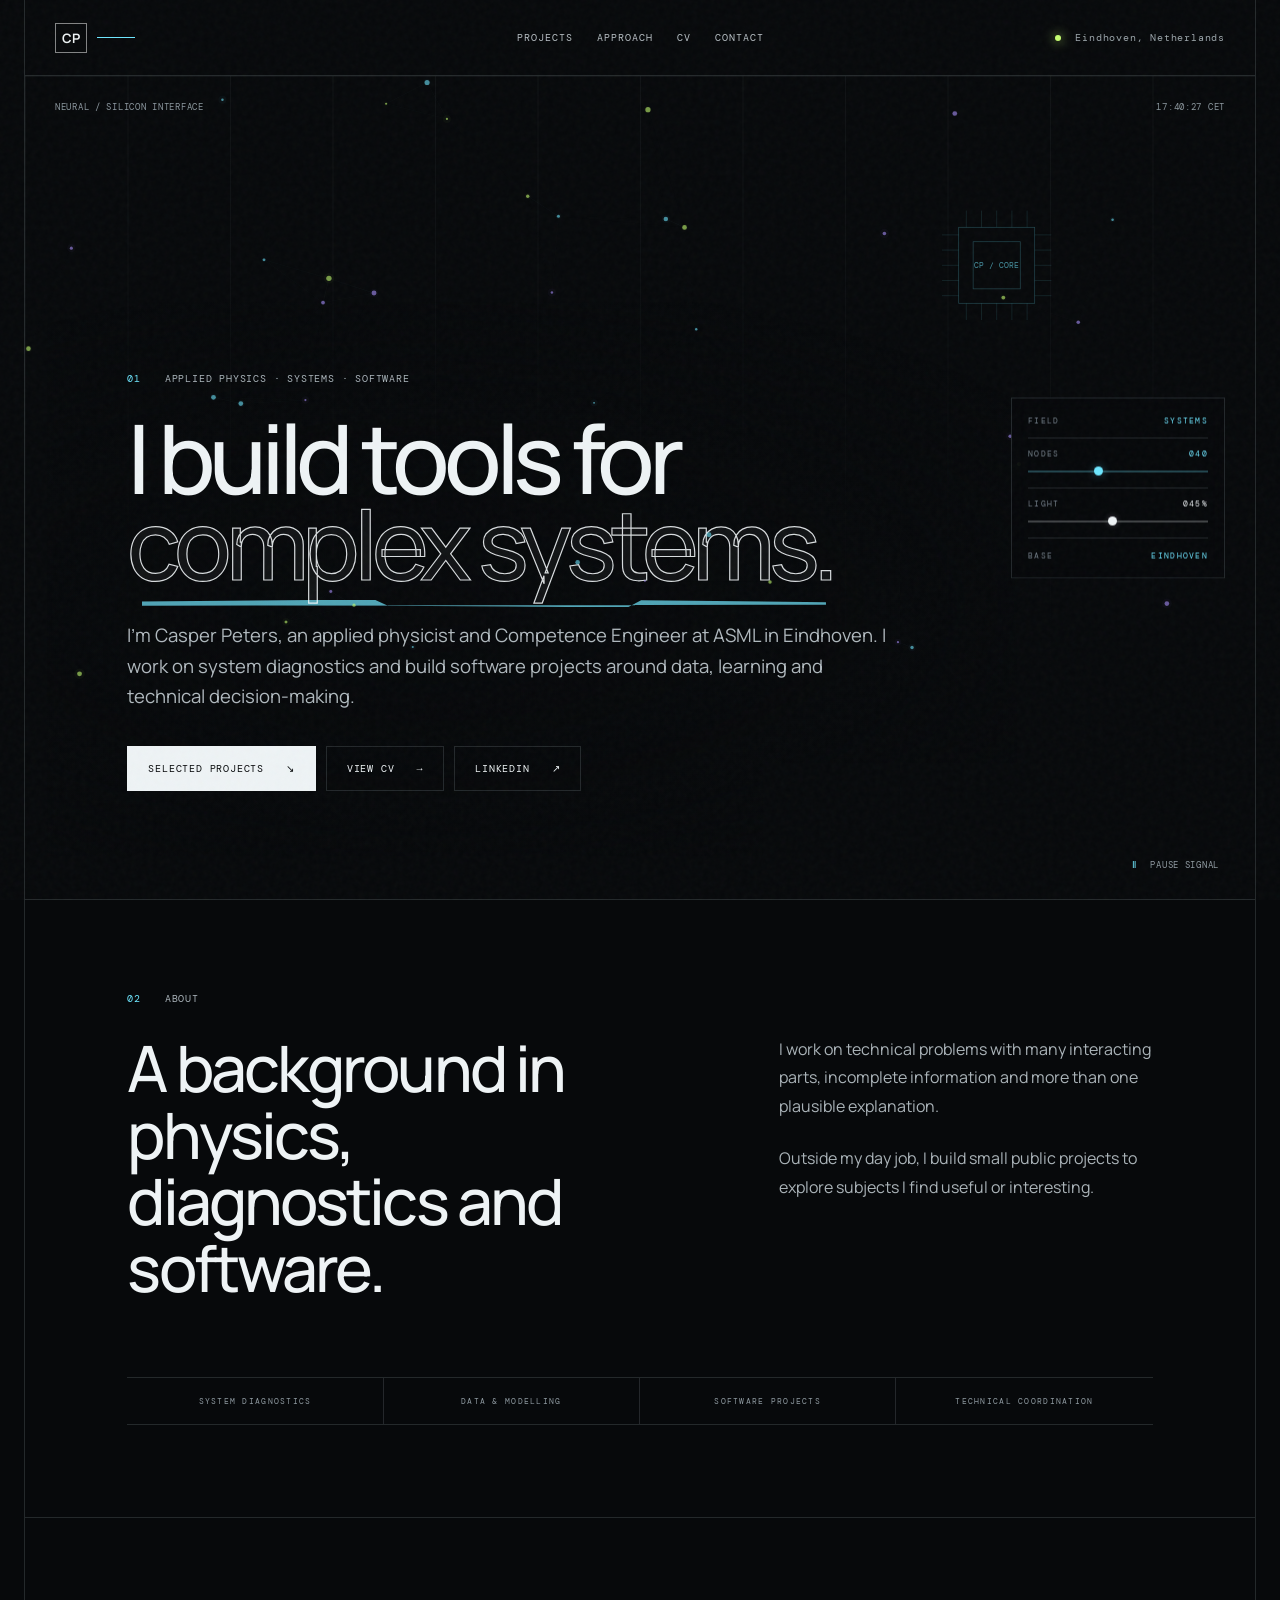
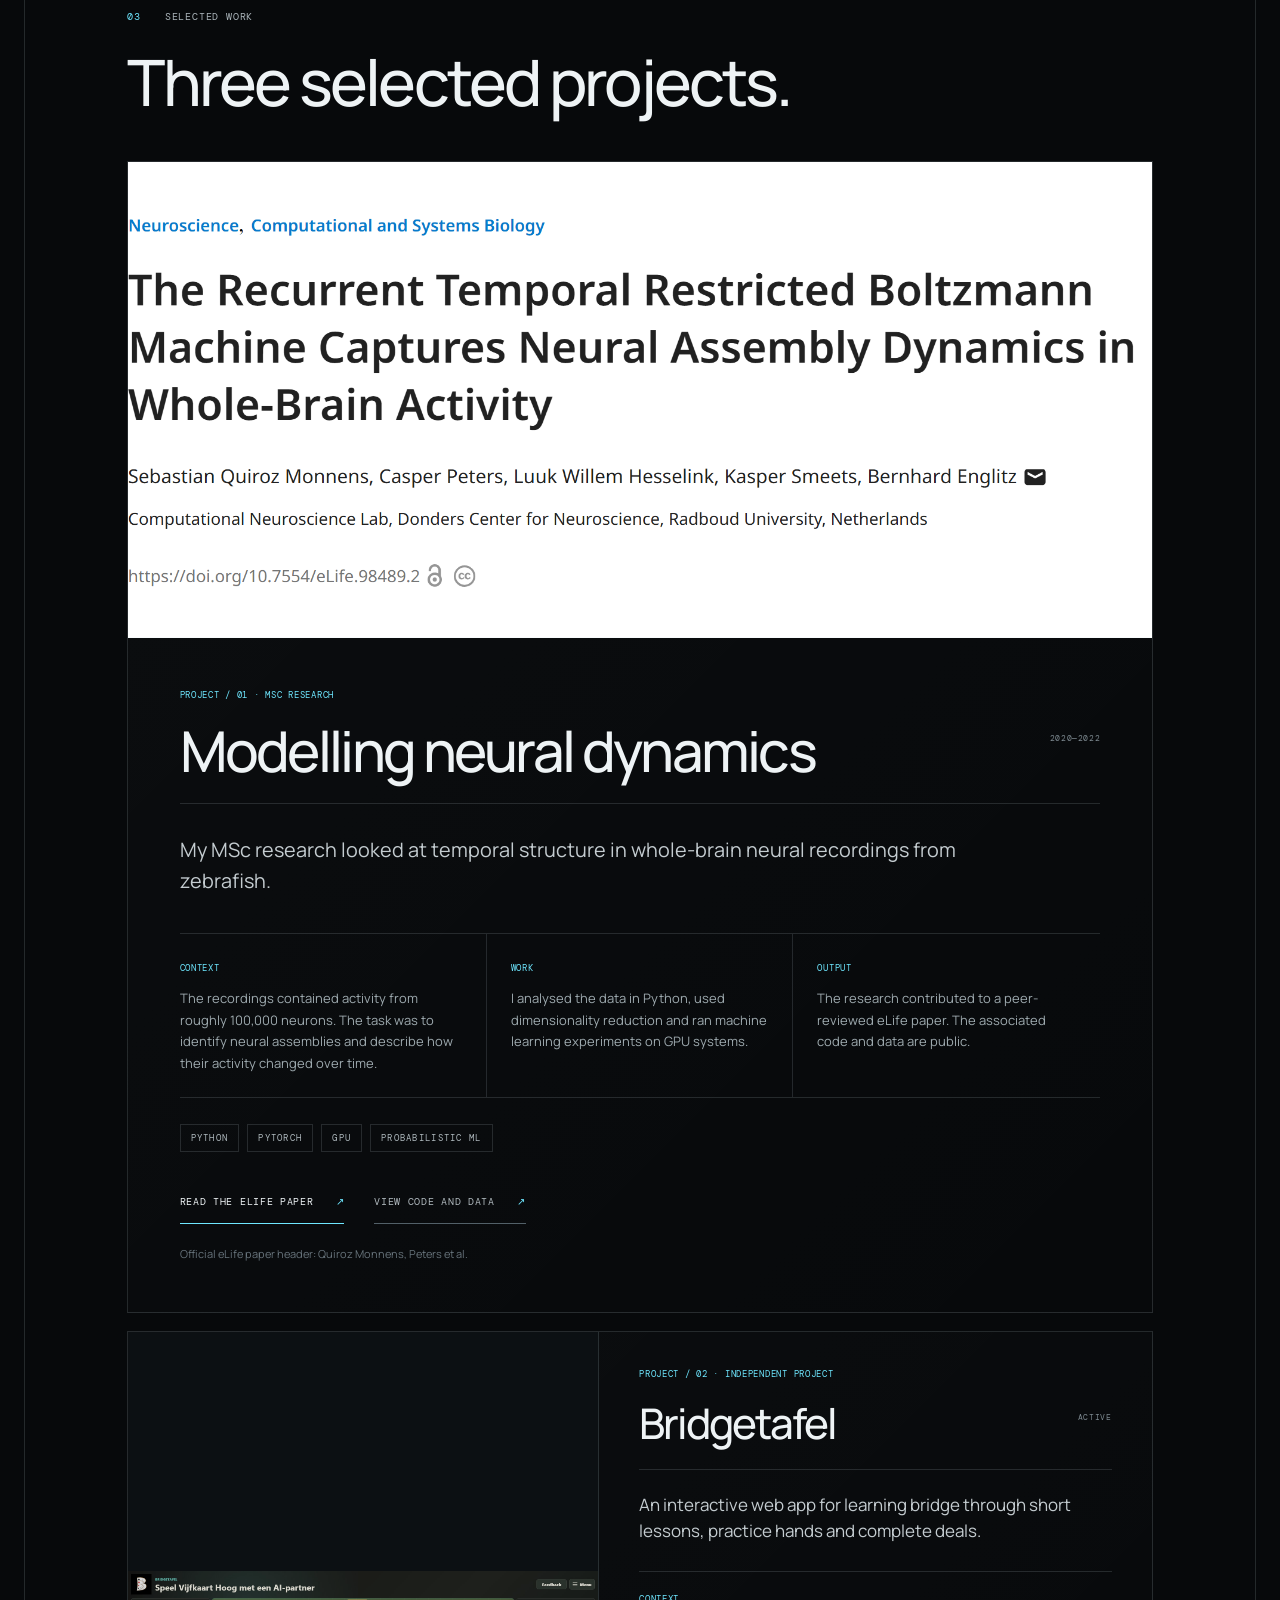
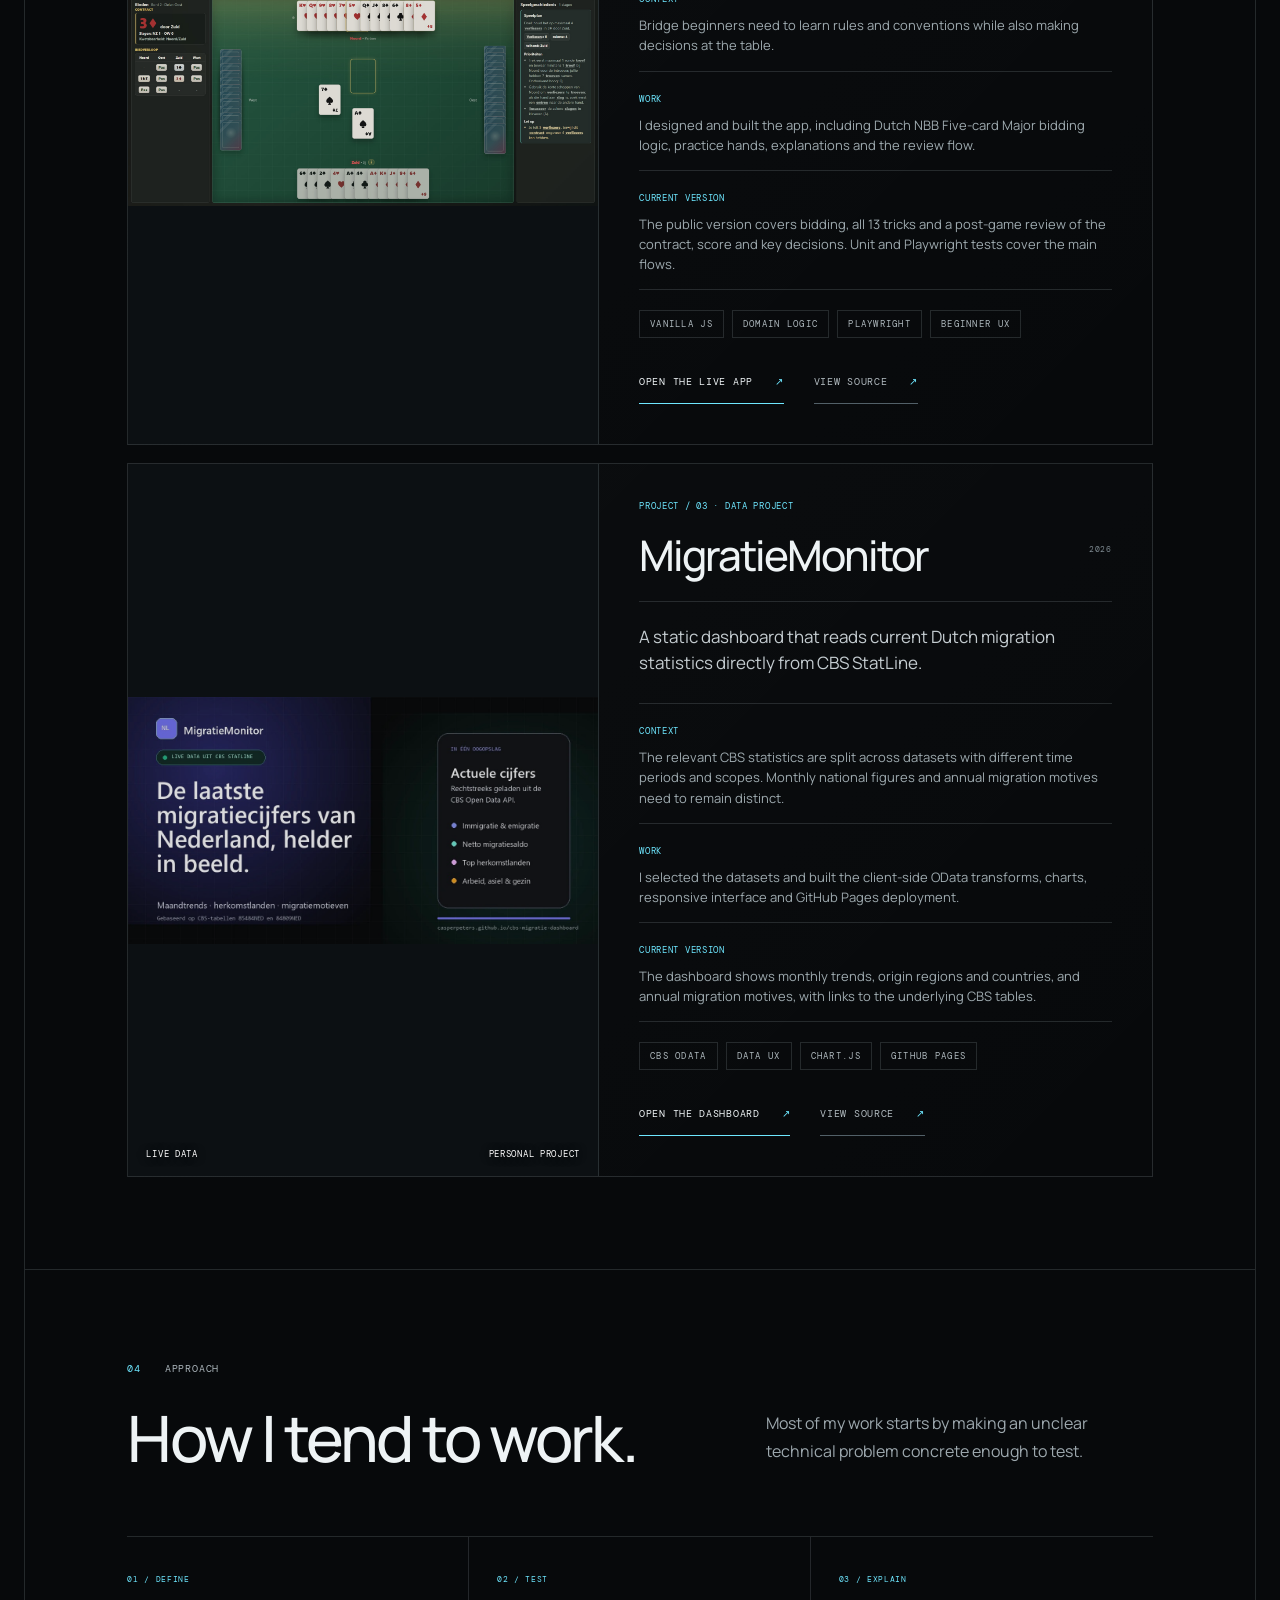
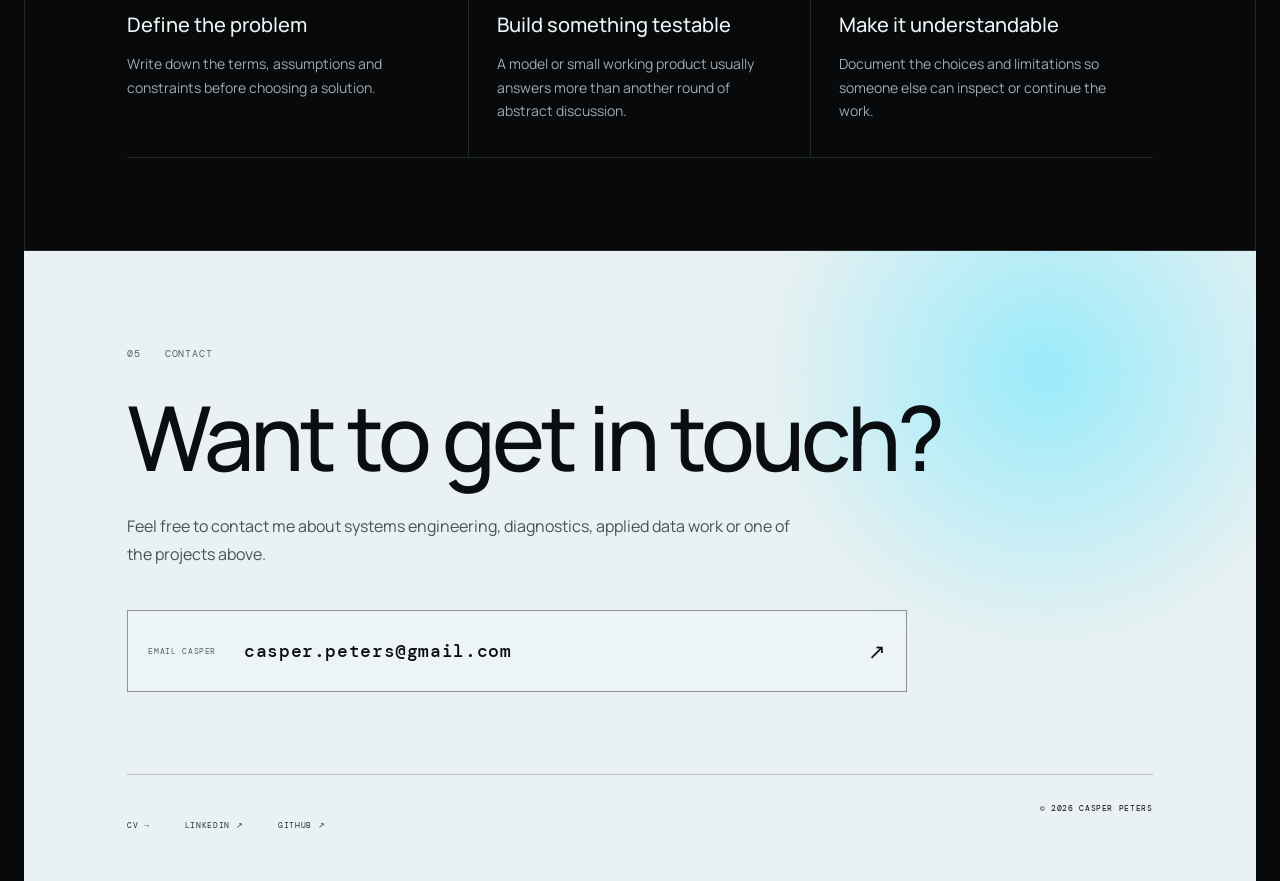
<file: index.html>
<!doctype html>
<html lang="en">
<head>
  <meta charset="UTF-8" />
  <meta name="viewport" content="width=device-width, initial-scale=1.0" />
  <meta name="description" content="Portfolio of Casper Peters, an applied physicist and systems engineer based in Eindhoven." />
  <meta name="theme-color" content="#07090b" />
  <meta property="og:type" content="website" />
  <meta property="og:locale" content="en_GB" />
  <meta property="og:url" content="https://casperpeters.github.io/cp-neural-portfolio/" />
  <meta property="og:title" content="Casper Peters — applied physics, systems and software" />
  <meta property="og:description" content="Selected work in neurophysics, learning software and public data." />
  <meta property="og:image" content="https://casperpeters.github.io/cp-neural-portfolio/assets/og-cover.jpg" />
  <meta property="og:image:width" content="1200" />
  <meta property="og:image:height" content="630" />
  <meta property="og:image:alt" content="Portfolio of Casper Peters" />
  <meta name="twitter:card" content="summary_large_image" />
  <meta name="twitter:image" content="https://casperpeters.github.io/cp-neural-portfolio/assets/og-cover.jpg" />
  <link rel="canonical" href="https://casperpeters.github.io/cp-neural-portfolio/" />
  <title>Casper Peters — applied physics, systems and software</title>
  <link rel="preconnect" href="https://fonts.googleapis.com">
  <link rel="preconnect" href="https://fonts.gstatic.com" crossorigin>
  <link href="https://fonts.googleapis.com/css2?family=DM+Mono:wght@300;400;500&family=Manrope:wght@400;500;600;700&display=swap" rel="stylesheet">
  <link rel="stylesheet" href="styles.css" />
</head>
<body>
  <a class="skip-link" href="#work">Skip to selected projects</a>
  <div class="grain" aria-hidden="true"></div>

  <header class="topbar shell">
    <a class="mark" href="#top" aria-label="Back to top"><span>CP</span><i></i></a>
    <nav aria-label="Main navigation">
      <a href="#work">Projects</a>
      <a href="#approach">Approach</a>
      <a href="cv/">CV</a>
      <a href="#contact">Contact</a>
    </nav>
    <div class="status"><span></span> Eindhoven, Netherlands</div>
  </header>

  <main id="top">
    <section class="hero shell">
      <canvas id="neural-canvas" aria-hidden="true"></canvas>
      <div class="hero-grid" aria-hidden="true"></div>

      <div class="signal-legend mono">
        <span>NEURAL / SILICON INTERFACE</span>
        <span id="clock">00:00:00 CET</span>
      </div>

      <div class="hero-copy">
        <p class="eyebrow mono"><span>01</span> APPLIED PHYSICS · SYSTEMS · SOFTWARE</p>
        <h1>I build tools for<br><em>complex systems.</em></h1>
        <p class="intro">I'm Casper Peters, an applied physicist and Competence Engineer at ASML in Eindhoven. I work on system diagnostics and build software projects around data, learning and technical decision-making.</p>
        <div class="hero-actions">
          <a class="button primary" href="#work">Selected projects <span>↘</span></a>
          <a class="button ghost" href="cv/">View CV <span>→</span></a>
          <a class="button ghost" href="https://www.linkedin.com/in/casper-peters-a29796209" target="_blank" rel="noreferrer">LinkedIn <span>↗</span></a>
        </div>
      </div>

      <aside class="telemetry mono" aria-label="Profile summary">
        <div class="telemetry-row"><span>FIELD</span><b>SYSTEMS</b></div>
        <label class="telemetry-control" for="node-slider">
          <span class="telemetry-control-head"><span>NODES</span><output id="node-count" for="node-slider">040</output></span>
          <input id="node-slider" type="range" min="20" max="72" value="40" step="1" aria-label="Number of nodes" />
        </label>
        <label class="telemetry-control intensity-control" for="intensity-slider">
          <span class="telemetry-control-head"><span>LIGHT</span><output id="intensity-value" for="intensity-slider">045%</output></span>
          <input id="intensity-slider" type="range" min="10" max="85" value="45" step="1" aria-label="Signal light intensity" />
        </label>
        <div class="telemetry-row"><span>BASE</span><b>EINDHOVEN</b></div>
      </aside>

      <button class="motion-toggle mono" id="motion-toggle" type="button" aria-pressed="false">
        <span class="toggle-icon">Ⅱ</span> PAUSE SIGNAL
      </button>
    </section>

    <section class="statement shell" id="about">
      <p class="section-tag mono"><span>02</span> ABOUT</p>
      <div class="statement-grid">
        <h2>A background in physics, diagnostics and software.</h2>
        <div class="body-copy">
          <p>I work on technical problems with many interacting parts, incomplete information and more than one plausible explanation.</p>
          <p>Outside my day job, I build small public projects to explore subjects I find useful or interesting.</p>
        </div>
      </div>
      <div class="capabilities mono" aria-label="Areas of work">
        <span>SYSTEM DIAGNOSTICS</span>
        <span>DATA & MODELLING</span>
        <span>SOFTWARE PROJECTS</span>
        <span>TECHNICAL COORDINATION</span>
      </div>
    </section>

    <section class="work shell" id="work">
      <div class="section-head">
        <div>
          <p class="section-tag mono"><span>03</span> SELECTED WORK</p>
          <h2>Three selected projects.</h2>
        </div>
      </div>

      <article class="case case-featured" id="neurophysics">
        <div class="case-visual paper-visual">
          <a class="paper-header-link" href="https://elifesciences.org/articles/98489" target="_blank" rel="noreferrer" aria-label="Read the official eLife paper">
            <img src="assets/projects/neurophysics-paper-header.png" alt="Official eLife paper header with the article title, author list including Casper Peters, affiliation and DOI" width="1716" height="654">
          </a>
        </div>
        <div class="case-content">
          <div class="case-index mono">PROJECT / 01 · MSc RESEARCH</div>
          <div class="case-title-row">
            <h3>Modelling neural dynamics</h3>
            <span class="case-year mono">2020—2022</span>
          </div>
          <p class="case-lede">My MSc research looked at temporal structure in whole-brain neural recordings from zebrafish.</p>
          <div class="evidence-grid">
            <div><span class="mono">CONTEXT</span><p>The recordings contained activity from roughly 100,000 neurons. The task was to identify neural assemblies and describe how their activity changed over time.</p></div>
            <div><span class="mono">WORK</span><p>I analysed the data in Python, used dimensionality reduction and ran machine learning experiments on GPU systems.</p></div>
            <div><span class="mono">OUTPUT</span><p>The research contributed to a peer-reviewed eLife paper. The associated code and data are public.</p></div>
          </div>
          <div class="case-tags mono"><span>PYTHON</span><span>PYTORCH</span><span>GPU</span><span>PROBABILISTIC ML</span></div>
          <div class="case-actions">
            <a class="text-link" href="https://elifesciences.org/articles/98489" target="_blank" rel="noreferrer">Read the eLife paper <span>↗</span></a>
            <a class="text-link muted-link" href="https://github.com/benglitz/Zebrafish_RTRBM" target="_blank" rel="noreferrer">View code and data <span>↗</span></a>
          </div>
          <p class="source-caption">Official eLife paper header: Quiroz Monnens, Peters et al.</p>
        </div>
      </article>

      <article class="case case-compact" id="bridgetafel">
        <div class="case-visual play-visual">
          <img src="assets/projects/bridgetafel-play.jpg" alt="Active Bridgetafel game in the play phase with an open dummy, cards in the current trick, a 3 diamonds contract and the play plan" width="1800" height="900">
        </div>
        <div class="case-content">
          <div class="case-index mono">PROJECT / 02 · INDEPENDENT PROJECT</div>
          <div class="case-title-row">
            <h3>Bridgetafel</h3>
            <span class="case-year mono">ACTIVE</span>
          </div>
          <p class="case-lede">An interactive web app for learning bridge through short lessons, practice hands and complete deals.</p>
          <details class="project-details" open>
            <summary class="mono">PROJECT DETAILS <span aria-hidden="true">+</span></summary>
            <div class="evidence-grid">
              <div><span class="mono">CONTEXT</span><p>Bridge beginners need to learn rules and conventions while also making decisions at the table.</p></div>
              <div><span class="mono">WORK</span><p>I designed and built the app, including Dutch NBB Five-card Major bidding logic, practice hands, explanations and the review flow.</p></div>
              <div><span class="mono">CURRENT VERSION</span><p>The public version covers bidding, all 13 tricks and a post-game review of the contract, score and key decisions. Unit and Playwright tests cover the main flows.</p></div>
            </div>
          </details>
          <div class="case-tags mono"><span>VANILLA JS</span><span>DOMAIN LOGIC</span><span>PLAYWRIGHT</span><span>BEGINNER UX</span></div>
          <div class="case-actions">
            <a class="text-link" href="https://casperpeters.github.io/bridge/" target="_blank" rel="noreferrer">Open the live app <span>↗</span></a>
            <a class="text-link muted-link" href="https://github.com/casperpeters/bridge" target="_blank" rel="noreferrer">View source <span>↗</span></a>
          </div>
        </div>
      </article>

      <article class="case case-compact" id="migratiemonitor">
        <div class="case-visual">
          <img src="assets/projects/migratiemonitor.jpg" alt="MigratieMonitor dashboard with current CBS status, headline figures and links to trends and origin data" width="1200" height="630">
          <div class="visual-label mono"><span>LIVE DATA</span><span>PERSONAL PROJECT</span></div>
        </div>
        <div class="case-content">
          <div class="case-index mono">PROJECT / 03 · DATA PROJECT</div>
          <div class="case-title-row">
            <h3>MigratieMonitor</h3>
            <span class="case-year mono">2026</span>
          </div>
          <p class="case-lede">A static dashboard that reads current Dutch migration statistics directly from CBS StatLine.</p>
          <details class="project-details" open>
            <summary class="mono">PROJECT DETAILS <span aria-hidden="true">+</span></summary>
            <div class="evidence-grid">
              <div><span class="mono">CONTEXT</span><p>The relevant CBS statistics are split across datasets with different time periods and scopes. Monthly national figures and annual migration motives need to remain distinct.</p></div>
              <div><span class="mono">WORK</span><p>I selected the datasets and built the client-side OData transforms, charts, responsive interface and GitHub Pages deployment.</p></div>
              <div><span class="mono">CURRENT VERSION</span><p>The dashboard shows monthly trends, origin regions and countries, and annual migration motives, with links to the underlying CBS tables.</p></div>
            </div>
          </details>
          <div class="case-tags mono"><span>CBS ODATA</span><span>DATA UX</span><span>CHART.JS</span><span>GITHUB PAGES</span></div>
          <div class="case-actions">
            <a class="text-link" href="https://casperpeters.github.io/cbs-migratie-dashboard/" target="_blank" rel="noreferrer">Open the dashboard <span>↗</span></a>
            <a class="text-link muted-link" href="https://github.com/casperpeters/cbs-migratie-dashboard" target="_blank" rel="noreferrer">View source <span>↗</span></a>
          </div>
        </div>
      </article>
    </section>

    <section class="principles-section shell" id="approach">
      <p class="section-tag mono"><span>04</span> APPROACH</p>
      <div class="principles-head">
        <h2>How I tend to work.</h2>
        <p>Most of my work starts by making an unclear technical problem concrete enough to test.</p>
      </div>
      <div class="principles-grid">
        <div><span class="mono">01 / DEFINE</span><h3>Define the problem</h3><p>Write down the terms, assumptions and constraints before choosing a solution.</p></div>
        <div><span class="mono">02 / TEST</span><h3>Build something testable</h3><p>A model or small working product usually answers more than another round of abstract discussion.</p></div>
        <div><span class="mono">03 / EXPLAIN</span><h3>Make it understandable</h3><p>Document the choices and limitations so someone else can inspect or continue the work.</p></div>
      </div>
    </section>

    <section class="contact shell" id="contact">
      <div class="contact-glow" aria-hidden="true"></div>
      <p class="section-tag mono"><span>05</span> CONTACT</p>
      <h2>Want to get in touch?</h2>
      <p class="contact-intro">Feel free to contact me about systems engineering, diagnostics, applied data work or one of the projects above.</p>
      <a href="mailto:casper.peters@gmail.com" class="contact-link">
        <span class="contact-action-label mono">EMAIL CASPER</span>
        <strong>casper.peters@gmail.com</strong>
        <span class="contact-arrow">↗</span>
      </a>
      <div class="contact-footer mono">
        <a href="cv/">CV →</a>
        <a href="https://www.linkedin.com/in/casper-peters-a29796209" target="_blank" rel="noreferrer">LINKEDIN ↗</a>
        <a href="https://github.com/casperpeters" target="_blank" rel="noreferrer">GITHUB ↗</a>
        <span>© 2026 CASPER PETERS</span>
      </div>
    </section>
  </main>

  <script src="app.js?v=12"></script>
</body>
</html>
</file>
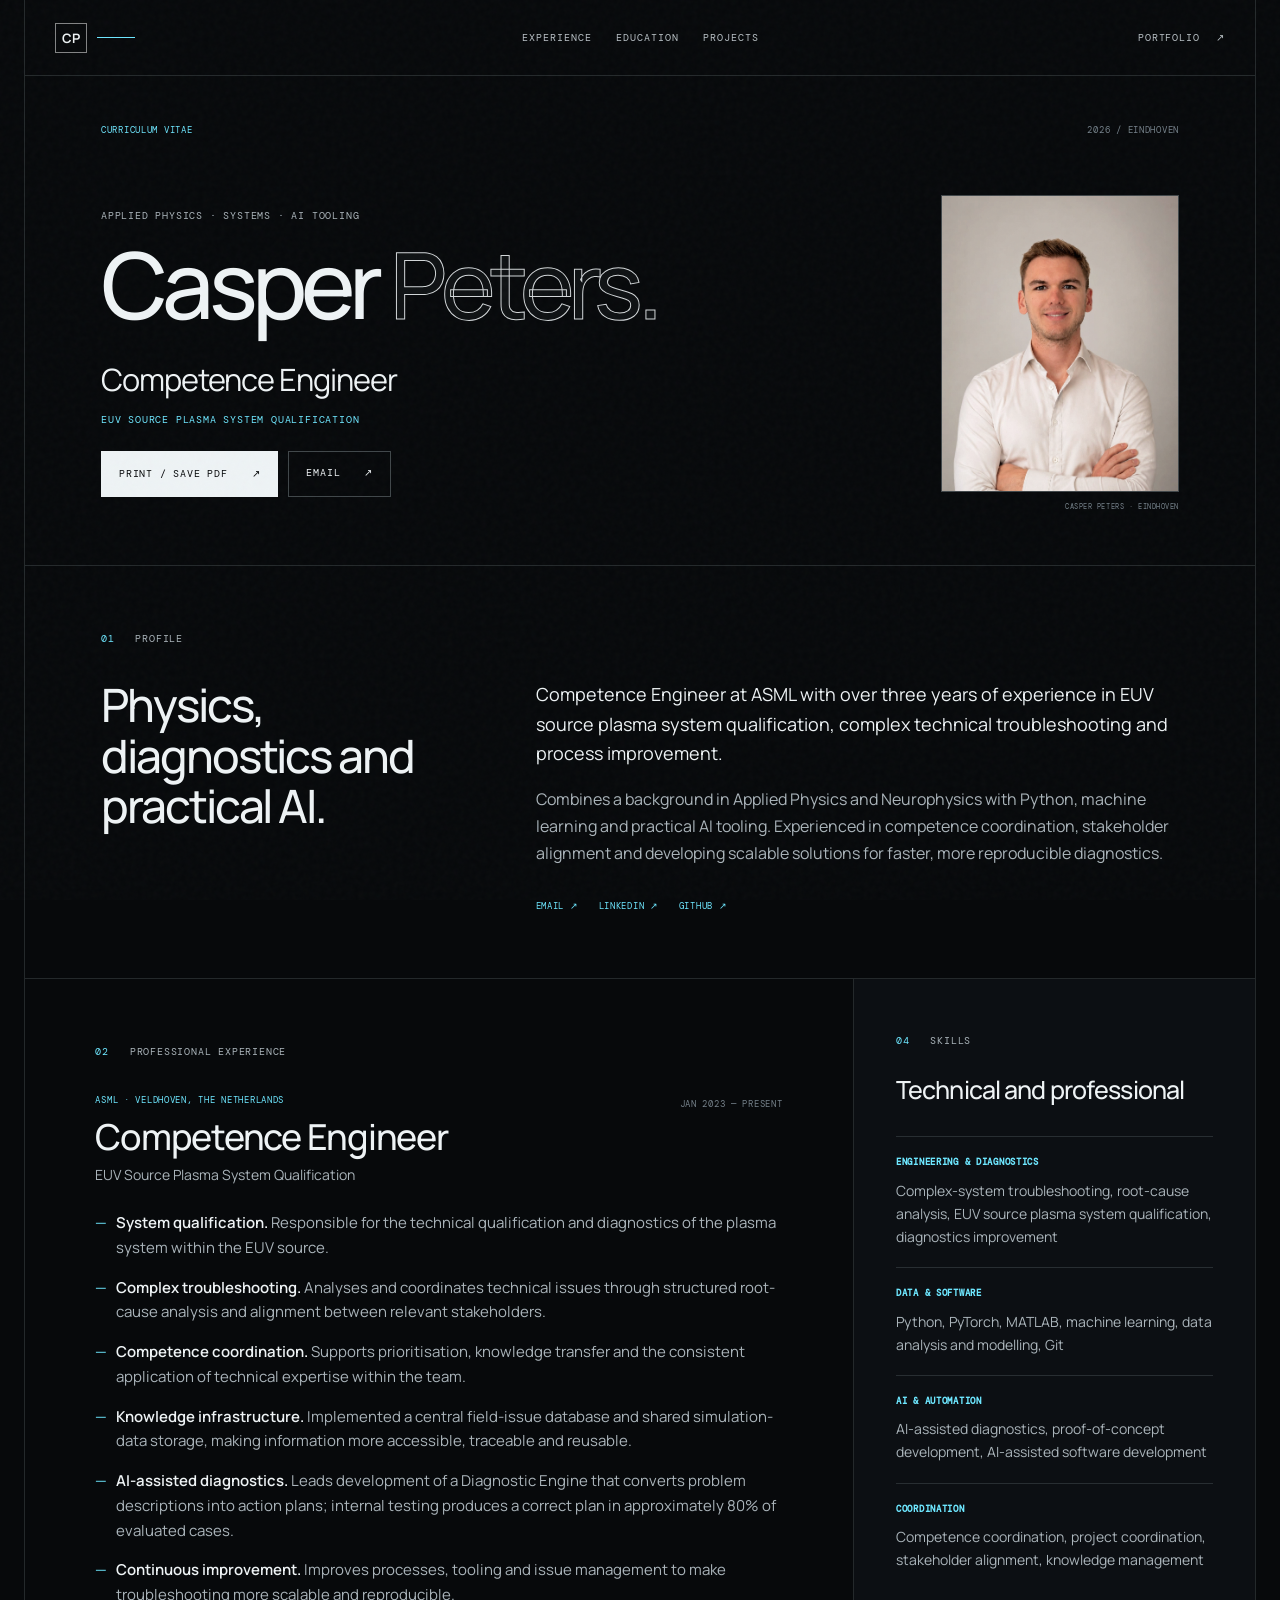
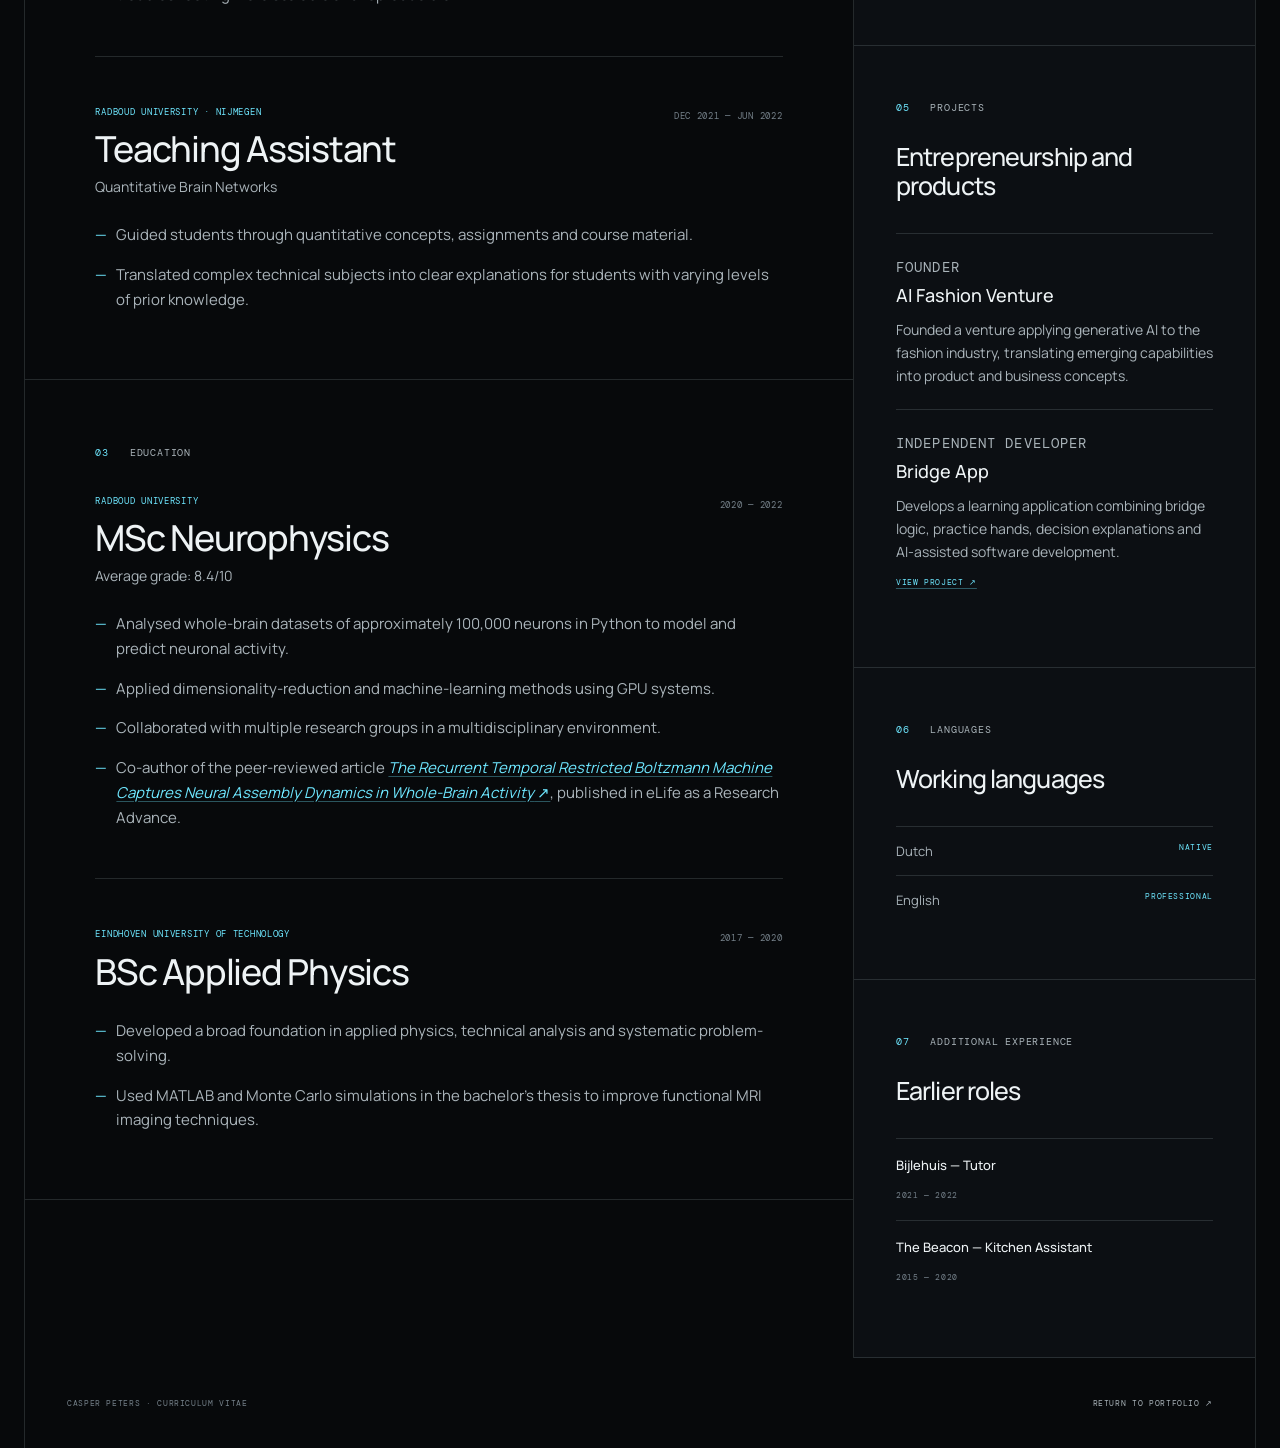
<file: cv/index.html>
<!doctype html>
<html lang="en">
<head>
  <meta charset="UTF-8" />
  <meta name="viewport" content="width=device-width, initial-scale=1.0" />
  <meta name="description" content="Curriculum vitae of Casper Peters — Competence Engineer, applied physicist and technical problem-solver based in Eindhoven." />
  <meta name="theme-color" content="#07090b" />
  <meta property="og:type" content="profile" />
  <meta property="og:locale" content="en_GB" />
  <meta property="og:url" content="https://casperpeters.github.io/cp-neural-portfolio/cv/" />
  <meta property="og:title" content="Casper Peters — Curriculum Vitae" />
  <meta property="og:description" content="Competence Engineer working across EUV source qualification, system diagnostics, applied physics and AI tooling." />
  <meta property="og:image" content="https://casperpeters.github.io/cp-neural-portfolio/assets/og-cover.jpg" />
  <meta name="twitter:card" content="summary_large_image" />
  <link rel="canonical" href="https://casperpeters.github.io/cp-neural-portfolio/cv/" />
  <title>Casper Peters — Curriculum Vitae</title>
  <link rel="preconnect" href="https://fonts.googleapis.com">
  <link rel="preconnect" href="https://fonts.gstatic.com" crossorigin>
  <link href="https://fonts.googleapis.com/css2?family=DM+Mono:wght@300;400;500&family=Manrope:wght@400;500;600;700&display=swap" rel="stylesheet">
  <link rel="stylesheet" href="cv.css" />
</head>
<body>
  <a class="skip-link" href="#cv-content">Skip to CV</a>
  <div class="grain" aria-hidden="true"></div>

  <header class="topbar shell">
    <a class="mark" href="../" aria-label="Back to portfolio"><span>CP</span><i></i></a>
    <nav aria-label="CV navigation">
      <a href="#experience">Experience</a>
      <a href="#education">Education</a>
      <a href="#projects">Projects</a>
    </nav>
    <a class="back-link mono" href="../">Portfolio <span>↗</span></a>
  </header>

  <main class="shell" id="cv-content">
    <section class="cv-hero">
      <div class="hero-grid" aria-hidden="true"></div>
      <div class="cv-label mono"><span>CURRICULUM VITAE</span><span>2026 / EINDHOVEN</span></div>
      <div class="cv-heading">
        <div class="identity-block">
          <p class="eyebrow mono">APPLIED PHYSICS · SYSTEMS · AI TOOLING</p>
          <h1><span>Casper</span> <em>Peters.</em></h1>
          <div class="hero-aside">
            <p class="role">Competence Engineer</p>
            <p class="specialism mono">EUV SOURCE PLASMA SYSTEM QUALIFICATION</p>
            <div class="hero-actions">
              <button class="button primary" type="button" onclick="window.print()">Print / save PDF <span>↗</span></button>
              <a class="button" href="mailto:casper.peters@gmail.com">Email <span>↗</span></a>
            </div>
          </div>
        </div>
        <figure class="profile-portrait">
          <img src="../assets/profile_picture.jpeg" alt="Portrait of Casper Peters" width="1090" height="1443" />
          <figcaption class="mono">CASPER PETERS · EINDHOVEN</figcaption>
        </figure>
      </div>
    </section>

    <section class="summary-section cv-section">
      <p class="section-tag mono"><span>01</span> PROFILE</p>
      <div class="summary-grid">
        <h2>Physics, diagnostics and practical AI.</h2>
        <div>
          <p class="lead">Competence Engineer at ASML with over three years of experience in EUV source plasma system qualification, complex technical troubleshooting and process improvement.</p>
          <p>Combines a background in Applied Physics and Neurophysics with Python, machine learning and practical AI tooling. Experienced in competence coordination, stakeholder alignment and developing scalable solutions for faster, more reproducible diagnostics.</p>
          <div class="contact-row mono">
            <a href="mailto:casper.peters@gmail.com">EMAIL ↗</a>
            <a href="https://www.linkedin.com/in/casper-peters-a29796209" target="_blank" rel="noreferrer">LINKEDIN ↗</a>
            <a href="https://github.com/casperpeters" target="_blank" rel="noreferrer">GITHUB ↗</a>
          </div>
        </div>
      </div>
    </section>

    <div class="cv-layout">
      <div class="cv-main">
        <section class="cv-section" id="experience">
          <p class="section-tag mono"><span>02</span> PROFESSIONAL EXPERIENCE</p>

          <article class="entry featured-entry">
            <div class="entry-head">
              <div>
                <p class="entry-org mono">ASML · VELDHOVEN, THE NETHERLANDS</p>
                <h2>Competence Engineer</h2>
                <p class="entry-subtitle">EUV Source Plasma System Qualification</p>
              </div>
              <time class="mono">JAN 2023 — PRESENT</time>
            </div>
            <ul>
              <li><strong>System qualification.</strong> Responsible for the technical qualification and diagnostics of the plasma system within the EUV source.</li>
              <li><strong>Complex troubleshooting.</strong> Analyses and coordinates technical issues through structured root-cause analysis and alignment between relevant stakeholders.</li>
              <li><strong>Competence coordination.</strong> Supports prioritisation, knowledge transfer and the consistent application of technical expertise within the team.</li>
              <li><strong>Knowledge infrastructure.</strong> Implemented a central field-issue database and shared simulation-data storage, making information more accessible, traceable and reusable.</li>
              <li><strong>AI-assisted diagnostics.</strong> Leads development of a Diagnostic Engine that converts problem descriptions into action plans; internal testing produces a correct plan in approximately 80% of evaluated cases.</li>
              <li><strong>Continuous improvement.</strong> Improves processes, tooling and issue management to make troubleshooting more scalable and reproducible.</li>
            </ul>
          </article>

          <article class="entry">
            <div class="entry-head">
              <div>
                <p class="entry-org mono">RADBOUD UNIVERSITY · NIJMEGEN</p>
                <h2>Teaching Assistant</h2>
                <p class="entry-subtitle">Quantitative Brain Networks</p>
              </div>
              <time class="mono">DEC 2021 — JUN 2022</time>
            </div>
            <ul>
              <li>Guided students through quantitative concepts, assignments and course material.</li>
              <li>Translated complex technical subjects into clear explanations for students with varying levels of prior knowledge.</li>
            </ul>
          </article>
        </section>

        <section class="cv-section" id="education">
          <p class="section-tag mono"><span>03</span> EDUCATION</p>

          <article class="entry">
            <div class="entry-head">
              <div>
                <p class="entry-org mono">RADBOUD UNIVERSITY</p>
                <h2>MSc Neurophysics</h2>
                <p class="entry-subtitle">Average grade: 8.4/10</p>
              </div>
              <time class="mono">2020 — 2022</time>
            </div>
            <ul>
              <li>Analysed whole-brain datasets of approximately 100,000 neurons in Python to model and predict neuronal activity.</li>
              <li>Applied dimensionality-reduction and machine-learning methods using GPU systems.</li>
              <li>Collaborated with multiple research groups in a multidisciplinary environment.</li>
              <li>Co-author of the peer-reviewed article <a class="inline-link" href="https://elifesciences.org/articles/98489" target="_blank" rel="noreferrer"><em>The Recurrent Temporal Restricted Boltzmann Machine Captures Neural Assembly Dynamics in Whole-Brain Activity</em> ↗</a>, published in eLife as a Research Advance.</li>
            </ul>
          </article>

          <article class="entry">
            <div class="entry-head">
              <div>
                <p class="entry-org mono">EINDHOVEN UNIVERSITY OF TECHNOLOGY</p>
                <h2>BSc Applied Physics</h2>
              </div>
              <time class="mono">2017 — 2020</time>
            </div>
            <ul>
              <li>Developed a broad foundation in applied physics, technical analysis and systematic problem-solving.</li>
              <li>Used MATLAB and Monte Carlo simulations in the bachelor's thesis to improve functional MRI imaging techniques.</li>
            </ul>
          </article>
        </section>
      </div>

      <aside class="cv-sidebar">
        <section class="side-section" aria-labelledby="skills-title">
          <p class="section-tag mono"><span>04</span> SKILLS</p>
          <h2 id="skills-title">Technical and professional</h2>
          <div class="skill-group">
            <h3 class="mono">ENGINEERING & DIAGNOSTICS</h3>
            <p>Complex-system troubleshooting, root-cause analysis, EUV source plasma system qualification, diagnostics improvement</p>
          </div>
          <div class="skill-group">
            <h3 class="mono">DATA & SOFTWARE</h3>
            <p>Python, PyTorch, MATLAB, machine learning, data analysis and modelling, Git</p>
          </div>
          <div class="skill-group">
            <h3 class="mono">AI & AUTOMATION</h3>
            <p>AI-assisted diagnostics, proof-of-concept development, AI-assisted software development</p>
          </div>
          <div class="skill-group">
            <h3 class="mono">COORDINATION</h3>
            <p>Competence coordination, project coordination, stakeholder alignment, knowledge management</p>
          </div>
        </section>

        <section class="side-section" id="projects" aria-labelledby="projects-title">
          <p class="section-tag mono"><span>05</span> PROJECTS</p>
          <h2 id="projects-title">Entrepreneurship and products</h2>
          <article class="mini-entry">
            <p class="entry-org mono">FOUNDER</p>
            <h3>AI Fashion Venture</h3>
            <p>Founded a venture applying generative AI to the fashion industry, translating emerging capabilities into product and business concepts.</p>
          </article>
          <article class="mini-entry">
            <p class="entry-org mono">INDEPENDENT DEVELOPER</p>
            <h3>Bridge App</h3>
            <p>Develops a learning application combining bridge logic, practice hands, decision explanations and AI-assisted software development.</p>
            <a class="inline-link mono" href="https://casperpeters.github.io/bridge/" target="_blank" rel="noreferrer">VIEW PROJECT ↗</a>
          </article>
        </section>

        <section class="side-section languages" aria-labelledby="languages-title">
          <p class="section-tag mono"><span>06</span> LANGUAGES</p>
          <h2 id="languages-title">Working languages</h2>
          <div><span>Dutch</span><b class="mono">NATIVE</b></div>
          <div><span>English</span><b class="mono">PROFESSIONAL</b></div>
        </section>

        <section class="side-section additional" aria-labelledby="additional-title">
          <p class="section-tag mono"><span>07</span> ADDITIONAL EXPERIENCE</p>
          <h2 id="additional-title">Earlier roles</h2>
          <div class="compact-role"><strong>Bijlehuis — Tutor</strong><span class="mono">2021 — 2022</span></div>
          <div class="compact-role"><strong>The Beacon — Kitchen Assistant</strong><span class="mono">2015 — 2020</span></div>
        </section>
      </aside>
    </div>

    <footer class="cv-footer mono">
      <span>CASPER PETERS · CURRICULUM VITAE</span>
      <a href="../">RETURN TO PORTFOLIO ↗</a>
    </footer>
  </main>
</body>
</html>
</file>
<file: styles.css>
:root {
  --bg: #07090b;
  --panel: #0b0e12;
  --panel-raised: #101419;
  --ink: #eef3f5;
  --muted: #9aa5ac;
  --quiet: #69757d;
  --line: rgba(210, 230, 238, .14);
  --line-strong: rgba(210, 230, 238, .28);
  --cyan: #6ee7ff;
  --violet: #ab91ff;
  --lime: #c6ff72;
  --mono: 'DM Mono', monospace;
  --sans: 'Manrope', sans-serif;
}

* { box-sizing: border-box; }
html { scroll-behavior: smooth; background: var(--bg); }
body {
  margin: 0;
  background: var(--bg);
  color: var(--ink);
  font-family: var(--sans);
  font-weight: 400;
  overflow-x: hidden;
}
img { display: block; max-width: 100%; }
a { color: inherit; text-decoration: none; }
button, a { -webkit-tap-highlight-color: transparent; }
.mono { font-family: var(--mono); letter-spacing: .08em; text-transform: uppercase; }

.skip-link {
  position: absolute;
  width: 1px;
  height: 1px;
  padding: 0;
  margin: -1px;
  overflow: hidden;
  clip: rect(0 0 0 0);
  clip-path: inset(50%);
  white-space: nowrap;
}
.skip-link:focus-visible {
  position: fixed;
  left: 18px;
  top: 12px;
  z-index: 100;
  width: auto;
  height: auto;
  margin: 0;
  overflow: visible;
  clip: auto;
  clip-path: none;
  background: var(--ink);
  color: var(--bg);
  padding: 12px 16px;
  font: 11px var(--mono);
}
:focus-visible { outline: 2px solid var(--cyan); outline-offset: 4px; }

.grain {
  position: fixed;
  inset: 0;
  pointer-events: none;
  opacity: .04;
  z-index: 10;
  background-image: url("data:image/svg+xml,%3Csvg viewBox='0 0 180 180' xmlns='http://www.w3.org/2000/svg'%3E%3Cfilter id='n'%3E%3CfeTurbulence type='fractalNoise' baseFrequency='.9' numOctaves='4' stitchTiles='stitchTiles'/%3E%3C/filter%3E%3Crect width='100%25' height='100%25' filter='url(%23n)' opacity='.8'/%3E%3C/svg%3E");
}
.shell {
  width: min(1380px, calc(100% - 48px));
  margin: auto;
  border-left: 1px solid var(--line);
  border-right: 1px solid var(--line);
}

/* Header */
.topbar {
  height: 76px;
  display: grid;
  grid-template-columns: 1fr auto 1fr;
  align-items: center;
  padding: 0 30px;
  border-bottom: 1px solid var(--line);
  position: relative;
  z-index: 5;
}
.mark { display: flex; align-items: center; gap: 10px; font-weight: 700; width: max-content; }
.mark span { border: 1px solid rgba(255, 255, 255, .5); padding: 5px 6px; font-size: 13px; }
.mark i { width: 28px; height: 1px; background: var(--cyan); box-shadow: 10px 0 var(--cyan); }
nav { display: flex; gap: 24px; font: 10px var(--mono); letter-spacing: .1em; text-transform: uppercase; }
nav a { min-height: 44px; display: inline-flex; align-items: center; }
nav a, .contact-footer a { color: #b8c0c5; transition: color .2s ease; }
nav a:hover, .contact-footer a:hover { color: var(--cyan); }
.status { justify-self: end; font: 10px var(--mono); letter-spacing: .08em; color: #9ca6ab; }
.status span { display: inline-block; width: 6px; height: 6px; border-radius: 50%; background: var(--lime); box-shadow: 0 0 12px var(--lime); margin-right: 8px; }

/* Hero */
.hero {
  height: calc(100vh - 76px);
  min-height: 690px;
  max-height: 980px;
  position: relative;
  overflow: hidden;
  border-bottom: 1px solid var(--line);
}
#neural-canvas, .hero-grid { position: absolute; inset: 0; width: 100%; height: 100%; }
#neural-canvas { z-index: 3; pointer-events: none; }
.hero-grid {
  z-index: 0;
  background-image: linear-gradient(var(--line) 1px, transparent 1px), linear-gradient(90deg, var(--line) 1px, transparent 1px);
  background-size: calc(100% / 12) 100%, calc(100% / 12) 100%;
  opacity: .32;
  mask-image: linear-gradient(to bottom, #000, transparent 82%);
}
.signal-legend {
  position: absolute;
  z-index: 4;
  top: 25px;
  left: 30px;
  right: 30px;
  display: flex;
  justify-content: space-between;
  font-size: 9px;
  color: #8c989f;
}
.hero-copy {
  position: absolute;
  left: clamp(30px, 8vw, 112px);
  bottom: clamp(72px, 12vh, 136px);
  width: min(920px, 73%);
  z-index: 2;
}
.hero-copy::before {
  content: '';
  position: absolute;
  z-index: -1;
  inset: -70px -110px -65px -80px;
  background: radial-gradient(ellipse at 35% 55%, rgba(7, 9, 11, .86) 0, rgba(7, 9, 11, .5) 50%, transparent 76%);
  pointer-events: none;
}
.eyebrow, .section-tag { font-size: 10px; color: #aab4ba; margin: 0 0 30px; }
.eyebrow span, .section-tag span { color: var(--cyan); margin-right: 17px; }
h1 {
  font-size: clamp(56px, 7.5vw, 112px);
  letter-spacing: -.066em;
  line-height: .89;
  margin: 0;
  font-weight: 500;
}
h1 em {
  font-style: normal;
  color: rgba(238, 243, 245, .05);
  -webkit-text-stroke: 1.2px rgba(238, 243, 245, .9);
  position: relative;
}
h1 em::after {
  content: '';
  position: absolute;
  left: 2%; right: 1%; bottom: 1%; height: 6%;
  background: var(--cyan);
  opacity: .7;
  mix-blend-mode: screen;
  clip-path: polygon(0 25%, 34% 0, 36% 80%, 71% 100%, 73% 10%, 100% 35%, 100% 65%, 0 80%);
}
.intro { font-size: clamp(16px, 1.45vw, 20px); line-height: 1.65; color: #b0b9be; max-width: 760px; margin: 34px 0; }
.hero-actions { display: flex; flex-wrap: wrap; gap: 10px; }
.button {
  min-height: 44px;
  display: inline-flex;
  align-items: center;
  padding: 15px 20px;
  font: 10px var(--mono);
  letter-spacing: .08em;
  text-transform: uppercase;
  border: 1px solid var(--line);
  transition: border-color .25s ease, box-shadow .25s ease, background .25s ease;
}
.button.primary { background: var(--ink); color: #080a0c; border-color: var(--ink); }
.button span { margin-left: 22px; }
.button:hover { border-color: var(--cyan); box-shadow: 0 0 28px rgba(110, 231, 255, .1); }
.button.primary:hover { background: var(--cyan); }
.telemetry {
  position: absolute;
  z-index: 4;
  right: 30px;
  top: 50%;
  transform: translateY(-50%);
  width: 214px;
  border: 1px solid var(--line);
  background: rgba(7, 9, 11, .66);
  backdrop-filter: blur(8px);
  padding: 5px 16px;
}
.telemetry-row, .telemetry-control { border-bottom: 1px solid var(--line); font-size: 8px; color: #75818a; }
.telemetry-row { display: flex; justify-content: space-between; padding: 12px 0; }
.telemetry-control { display: block; padding: 10px 0 8px; cursor: pointer; }
.telemetry-control-head { display: flex; justify-content: space-between; align-items: center; }
.telemetry > :last-child { border-bottom: 0; }
.telemetry b { font-weight: 400; color: var(--cyan); }
.telemetry output { color: var(--cyan); }
.telemetry input[type='range'] {
  display: block;
  width: 100%;
  height: 16px;
  margin: 5px 0 0;
  appearance: none;
  background: transparent;
  cursor: ew-resize;
}
.telemetry input[type='range']::-webkit-slider-runnable-track { height: 2px; background: rgba(110, 231, 255, .28); }
.telemetry input[type='range']::-webkit-slider-thumb {
  width: 9px;
  height: 9px;
  margin-top: -3.5px;
  appearance: none;
  border: 0;
  border-radius: 50%;
  background: var(--cyan);
  box-shadow: 0 0 8px rgba(110, 231, 255, .36);
}
.telemetry .intensity-control output { color: var(--ink); }
.telemetry .intensity-control input[type='range']::-webkit-slider-runnable-track { background: rgba(238, 243, 245, .25); }
.telemetry .intensity-control input[type='range']::-webkit-slider-thumb { background: var(--ink); box-shadow: 0 0 7px rgba(238, 243, 245, .24); }
.telemetry input[type='range']:focus-visible { outline: 1px solid var(--ink); outline-offset: 2px; }
.motion-toggle { position: absolute; z-index: 4; right: 30px; bottom: 27px; border: 0; background: transparent; color: #8f9aa1; font: 9px var(--mono); letter-spacing: .08em; cursor: pointer; }
.toggle-icon { color: var(--cyan); margin-right: 8px; }

/* Intro statement */
.statement, .work, .principles-section { padding: 92px clamp(30px, 8vw, 112px); border-bottom: 1px solid var(--line); }
.statement-grid { display: grid; grid-template-columns: 1.18fr .82fr; gap: 9vw; align-items: start; }
.statement-grid > *, .case-content, .case-title-row { min-width: 0; }
.statement h2, .work h2, .principles-section h2, .contact h2 { font-size: clamp(38px, 5vw, 70px); line-height: 1.04; letter-spacing: -.045em; font-weight: 500; margin: 0; }
.body-copy { max-width: 520px; color: #aab3b8; line-height: 1.78; font-size: 16px; }
.body-copy p { margin: 0 0 24px; }
.capabilities { display: grid; grid-template-columns: repeat(4, 1fr); margin-top: 76px; border-top: 1px solid var(--line); border-bottom: 1px solid var(--line); }
.capabilities span { font-size: 8px; padding: 18px 12px; border-right: 1px solid var(--line); text-align: center; color: #8f9aa1; }
.capabilities span:last-child { border: 0; }

/* Work and cases */
.section-head { display: flex; justify-content: space-between; align-items: end; gap: 40px; margin-bottom: 45px; }
.section-head .section-tag { margin-bottom: 26px; }
.work h2 span { color: #6f7a81; }
.microcopy { font-size: 8px; color: #68747b; padding-bottom: 8px; }
.case { border: 1px solid var(--line); background: linear-gradient(135deg, rgba(255, 255, 255, .018), transparent); margin-top: 18px; overflow: hidden; transition: border-color .3s ease, background .3s ease; }
.case:hover { border-color: rgba(110, 231, 255, .4); background: rgba(110, 231, 255, .018); }
.case-visual { position: relative; aspect-ratio: 1.92 / 1; overflow: hidden; border-bottom: 1px solid var(--line); background: #0c1013; }
.case-visual img { width: 100%; height: 100%; object-fit: contain; object-position: center; transition: filter .4s ease; filter: saturate(.88) brightness(.88); }
.case:hover .case-visual img { filter: saturate(1) brightness(.96); }
.paper-visual { aspect-ratio: 2.15 / 1; background: #fff; }
.paper-header-link { display: block; width: 100%; height: 100%; background: #fff; cursor: pointer; }
.paper-header-link:focus-visible { outline-offset: -5px; }
.paper-header-link img { object-fit: contain; object-position: center; filter: none; }
.case:hover .paper-header-link img { filter: none; }
.visual-label { position: absolute; left: 18px; right: 18px; bottom: 16px; display: flex; justify-content: space-between; color: #fff; font-size: 9px; text-shadow: 0 1px 9px rgba(0, 0, 0, .95); pointer-events: none; }

.case-content { padding: clamp(28px, 4vw, 54px); }
.case-index { color: var(--cyan); font-size: 9px; margin-bottom: 22px; }
.case-title-row { display: flex; align-items: start; justify-content: space-between; gap: 30px; border-bottom: 1px solid var(--line); padding-bottom: 24px; }
.case h3 { font-size: clamp(34px, 4.4vw, 62px); letter-spacing: -.048em; line-height: 1; margin: 0; font-weight: 500; }
.case-year { color: #7d8990; font-size: 8px; padding-top: 10px; white-space: nowrap; }
.case-lede { color: #c4ccd0; font-size: clamp(17px, 1.55vw, 21px); line-height: 1.58; max-width: 830px; margin: 30px 0 36px; }
.evidence-grid { display: grid; grid-template-columns: 1fr; border-top: 1px solid var(--line); border-bottom: 1px solid var(--line); }
.evidence-grid > div { padding: 18px 0 20px; border-bottom: 1px solid var(--line); }
.evidence-grid > div:last-child { border-bottom: 0; }
.evidence-grid span { color: var(--cyan); font-size: 9px; }
.evidence-grid p { margin: 12px 0 0; color: #9eaaaf; font-size: 13px; line-height: 1.68; }
.case-tags { display: flex; flex-wrap: wrap; gap: 8px; margin: 26px 0; }
.case-tags span { font-size: 9px; border: 1px solid var(--line); padding: 7px 10px; color: #aeb8bd; }
.case-actions { display: flex; flex-wrap: wrap; gap: 12px 30px; padding-top: 2px; }
.text-link { display: inline-flex; align-items: center; min-height: 44px; gap: 22px; font: 10px var(--mono); letter-spacing: .07em; text-transform: uppercase; border-bottom: 1px solid var(--cyan); padding: 10px 0; color: var(--ink); }
.text-link span { color: var(--cyan); transition: transform .2s ease; }
.text-link:hover span { transform: translate(3px, -3px); }
.muted-link { border-color: #526068; color: #b0b9be; }
.source-caption { color: #67737b; font-size: 11px; margin: 22px 0 0; }
.project-details > summary { display: none; }


/* Principles */
.principles-head { display: grid; grid-template-columns: 1.15fr .85fr; gap: 9vw; align-items: end; }
.principles-head > p { color: #9da8ae; line-height: 1.7; max-width: 440px; margin: 0 0 7px; }
.principles-grid { display: grid; grid-template-columns: repeat(3, 1fr); margin-top: 64px; border-top: 1px solid var(--line); border-bottom: 1px solid var(--line); }
.principles-grid > div { padding: 28px 28px 34px 0; border-right: 1px solid var(--line); }
.principles-grid > div + div { padding-left: 28px; }
.principles-grid > div:last-child { border-right: 0; }
.principles-grid span { color: var(--cyan); font-size: 8px; }
.principles-grid h3 { font-size: 20px; font-weight: 500; margin: 24px 0 14px; }
.principles-grid p { color: #9faab0; line-height: 1.7; font-size: 14px; margin: 0; }

/* Contact */
.contact { position: relative; padding: 96px clamp(30px, 8vw, 112px) 34px; background: #e9f1f2; color: #0b0e11; overflow: hidden; }
.contact .section-tag { color: #586368; }
.contact .section-tag span { color: #50666d; }
.contact h2 { font-size: clamp(50px, 7vw, 94px); position: relative; }
.contact-intro { position: relative; color: #47535a; font-size: 16px; line-height: 1.7; max-width: 680px; margin: 30px 0 0; }
.contact-link { position: relative; width: min(780px, 100%); min-height: 82px; display: grid; grid-template-columns: auto 1fr auto; align-items: center; gap: 28px; margin: 42px 0 82px; padding: 17px 20px; border: 1px solid rgba(11, 14, 17, .42); background: rgba(255, 255, 255, .18); transition: background .2s ease, border-color .2s ease, transform .2s ease; }
.contact-action-label { color: #536168; font-size: 8px; }
.contact-link strong { min-width: 0; font: 500 clamp(14px, 1.4vw, 18px) var(--mono); letter-spacing: .035em; overflow-wrap: anywhere; }
.contact-arrow { font-size: 21px; transition: transform .25s ease; }
.contact-link:hover { background: rgba(255, 255, 255, .46); border-color: #111; transform: translateY(-2px); }
.contact-link:hover .contact-arrow { transform: translate(4px, -4px); }
.contact-footer { position: relative; display: flex; gap: 35px; border-top: 1px solid rgba(0, 0, 0, .2); padding-top: 28px; font-size: 8px; }
.contact-footer a { color: #273138; min-height: 44px; display: inline-flex; align-items: center; }
.contact-footer a:hover { color: #006a7b; }
.contact-footer span { margin-left: auto; }
.contact-glow { position: absolute; width: 620px; height: 620px; border-radius: 50%; right: -100px; top: -190px; background: radial-gradient(circle, rgba(110, 231, 255, .65), transparent 65%); filter: blur(10px); }

@media (min-width: 940px) {
  .evidence-grid { grid-template-columns: repeat(3, minmax(0, 1fr)); }
  .evidence-grid > div { padding: 20px 24px 22px 0; border-right: 1px solid var(--line); border-bottom: 0; }
  .evidence-grid > div + div { padding-left: 24px; }
  .evidence-grid > div:last-child { border-right: 0; }
  .case-compact { display: grid; grid-template-columns: minmax(0, .92fr) minmax(0, 1.08fr); align-items: stretch; }
  .case-compact .case-visual { aspect-ratio: auto; min-height: 100%; border-right: 1px solid var(--line); border-bottom: 0; }
  .case-compact .case-content { padding: 36px 40px 40px; }
  .case-compact h3 { font-size: clamp(34px, 3.3vw, 48px); }
  .case-compact .case-lede { margin: 22px 0 26px; font-size: 17px; }
  .case-compact .evidence-grid { grid-template-columns: 1fr; }
  .case-compact .evidence-grid > div, .case-compact .evidence-grid > div + div { padding: 13px 0 15px; border-right: 0; border-bottom: 1px solid var(--line); }
  .case-compact .evidence-grid > div:last-child { border-bottom: 0; }
  .case-compact .evidence-grid p { margin-top: 8px; line-height: 1.55; }
  .case-compact .case-tags { margin: 20px 0; }
}

@media (max-width: 939px) {
  .shell { width: calc(100% - 20px); }
  .topbar { padding: 0 18px; grid-template-columns: 1fr auto; }
  .status { display: none; }
  nav { gap: 17px; }
  .hero { min-height: 680px; }
  .hero-copy { width: auto; left: 22px; right: 22px; bottom: 88px; }
  .intro { font-size: 15px; max-width: 650px; }
  .telemetry { display: none; }
  .signal-legend { left: 20px; right: 20px; }

  .statement, .work, .principles-section { padding: 70px 22px; }
  .statement-grid, .principles-head { grid-template-columns: 1fr; gap: 40px; }
  .capabilities { grid-template-columns: 1fr 1fr; margin-top: 55px; }
  .capabilities span:nth-child(2) { border-right: 0; }
  .evidence-grid { grid-template-columns: 1fr; }
  .evidence-grid > div, .evidence-grid > div + div { padding: 20px 0; border-right: 0; border-bottom: 1px solid var(--line); }
  .evidence-grid > div:last-child { border-bottom: 0; }
  .principles-grid { grid-template-columns: 1fr; }
  .principles-grid > div, .principles-grid > div + div { padding: 24px 0; border-right: 0; border-bottom: 1px solid var(--line); }
  .principles-grid > div:last-child { border-bottom: 0; }
  .contact { padding: 75px 22px 30px; }
  .contact-footer { flex-wrap: wrap; }
  .contact-footer span { width: 100%; margin: 0; }
  .motion-toggle { right: 20px; }
}

@media (max-width: 620px) {
  .topbar { height: 66px; }
  nav a:nth-child(2) { display: none; }
  .hero { height: calc(100svh - 66px); min-height: 630px; max-height: 820px; }
  .hero-copy { bottom: 76px; }
  .eyebrow { margin-bottom: 22px; font-size: 8px; }
  h1 { font-size: clamp(47px, 15vw, 68px); }
  .intro { margin: 26px 0; line-height: 1.55; }
  .button { padding: 13px 15px; }
  .signal-legend span:first-child { display: none; }
  .signal-legend { justify-content: flex-end; }

  .statement h2, .work h2, .principles-section h2 { font-size: 38px; }
  .section-head { align-items: start; margin-bottom: 30px; }
  .microcopy { display: none; }
  .case-content { padding: 26px 20px 30px; }
  .case-title-row { flex-direction: column; gap: 8px; }
  .case-year { padding-top: 0; }
  .case h3 { font-size: 36px; }
  .case-lede { margin: 24px 0 28px; font-size: 16px; }
  .case-visual { aspect-ratio: 1.35 / 1; }
  .case-visual.play-visual { aspect-ratio: 2 / 1; }
  .case-visual img { object-position: center; }
  .case-visual:not(.paper-visual) img { object-fit: contain; }
  .paper-visual { aspect-ratio: 1.85 / 1; }
  .paper-visual img { object-fit: contain; }
  .visual-label { left: 12px; right: 12px; bottom: 10px; font-size: 7px; }
  .text-link { width: 100%; justify-content: space-between; }
  .capabilities { grid-template-columns: 1fr; }
  .capabilities span { border-right: 0; border-bottom: 1px solid var(--line); }
  .capabilities span:last-child { border-bottom: 0; }
  .project-details { border-top: 1px solid var(--line); border-bottom: 1px solid var(--line); }
  .project-details > summary { min-height: 48px; display: flex; align-items: center; justify-content: space-between; color: var(--cyan); font-size: 9px; cursor: pointer; list-style: none; }
  .project-details > summary::-webkit-details-marker { display: none; }
  .project-details > summary span { color: var(--ink); font-size: 17px; transition: transform .2s ease; }
  .project-details[open] > summary span { transform: rotate(45deg); }
  .project-details .evidence-grid { border-top: 1px solid var(--line); border-bottom: 0; }
  .contact-link { grid-template-columns: 1fr auto; gap: 8px 18px; min-height: 88px; padding: 15px 17px; }
  .contact-action-label { grid-column: 1 / -1; }
  .contact-link strong { font-size: 14px; }
}

@media (max-width: 360px) {
  .hero-actions { flex-direction: column; }
  .hero-actions .button { width: 100%; display: flex; justify-content: space-between; align-items: center; }
  .statement h2, .work h2, .principles-section h2 { font-size: 34px; overflow-wrap: anywhere; }
  .case h3 { font-size: 32px; overflow-wrap: anywhere; }
}

@media (prefers-reduced-motion: reduce) {
  html { scroll-behavior: auto; }
  *, *::before, *::after { animation-duration: .01ms !important; animation-iteration-count: 1 !important; transition-duration: .01ms !important; }
}
</file>
<file: cv/cv.css>
:root {
  --bg: #07090b;
  --panel: #0b0e12;
  --panel-raised: #101419;
  --ink: #eef3f5;
  --muted: #aab4ba;
  --quiet: #75818a;
  --line: rgba(210, 230, 238, .14);
  --line-strong: rgba(210, 230, 238, .28);
  --cyan: #6ee7ff;
  --violet: #ab91ff;
  --lime: #c6ff72;
  --mono: 'DM Mono', monospace;
  --sans: 'Manrope', sans-serif;
}

* { box-sizing: border-box; }
html { scroll-behavior: smooth; background: var(--bg); }
body {
  margin: 0;
  background: var(--bg);
  color: var(--ink);
  font-family: var(--sans);
  font-weight: 400;
  overflow-x: hidden;
}
a { color: inherit; text-decoration: none; }
button, a { -webkit-tap-highlight-color: transparent; }
.mono { font-family: var(--mono); letter-spacing: .08em; text-transform: uppercase; }
.shell {
  width: min(1260px, calc(100% - 48px));
  margin: auto;
  border-left: 1px solid var(--line);
  border-right: 1px solid var(--line);
}

.grain {
  position: fixed;
  inset: 0;
  pointer-events: none;
  opacity: .035;
  z-index: 10;
  background-image: url("data:image/svg+xml,%3Csvg viewBox='0 0 180 180' xmlns='http://www.w3.org/2000/svg'%3E%3Cfilter id='n'%3E%3CfeTurbulence type='fractalNoise' baseFrequency='.9' numOctaves='4' stitchTiles='stitchTiles'/%3E%3C/filter%3E%3Crect width='100%25' height='100%25' filter='url(%23n)' opacity='.8'/%3E%3C/svg%3E");
}
.skip-link {
  position: absolute;
  width: 1px;
  height: 1px;
  padding: 0;
  margin: -1px;
  overflow: hidden;
  clip: rect(0 0 0 0);
  clip-path: inset(50%);
  white-space: nowrap;
}
.skip-link:focus-visible {
  position: fixed;
  left: 18px;
  top: 12px;
  z-index: 100;
  width: auto;
  height: auto;
  margin: 0;
  overflow: visible;
  clip: auto;
  clip-path: none;
  padding: 12px 16px;
  background: var(--ink);
  color: var(--bg);
  font: 11px var(--mono);
}
:focus-visible { outline: 2px solid var(--cyan); outline-offset: 4px; }

.topbar {
  height: 76px;
  display: grid;
  grid-template-columns: 1fr auto 1fr;
  align-items: center;
  padding: 0 30px;
  border-bottom: 1px solid var(--line);
}
.mark { display: flex; align-items: center; gap: 10px; font-weight: 700; width: max-content; }
.mark span { border: 1px solid rgba(255, 255, 255, .5); padding: 5px 6px; font-size: 13px; }
.mark i { width: 28px; height: 1px; background: var(--cyan); box-shadow: 10px 0 var(--cyan); }
nav { display: flex; gap: 24px; font: 10px var(--mono); letter-spacing: .1em; text-transform: uppercase; }
nav a { min-height: 44px; display: inline-flex; align-items: center; color: #b8c0c5; }
nav a:hover, .back-link:hover, .contact-row a:hover, .cv-footer a:hover { color: var(--cyan); }
.back-link { justify-self: end; color: #b8c0c5; font-size: 10px; }
.back-link span { margin-left: 10px; }

.cv-hero {
  min-height: 490px;
  position: relative;
  overflow: hidden;
  padding: 48px clamp(30px, 6vw, 76px) 54px;
  border-bottom: 1px solid var(--line);
  display: flex;
  flex-direction: column;
  justify-content: space-between;
}
.hero-grid {
  position: absolute;
  inset: 0;
  z-index: -1;
  background-image: linear-gradient(var(--line) 1px, transparent 1px), linear-gradient(90deg, var(--line) 1px, transparent 1px);
  background-size: calc(100% / 10) 100%, calc(100% / 10) 100%;
  opacity: .38;
  mask-image: linear-gradient(to bottom, #000, transparent 95%);
}
.cv-hero::after {
  content: '';
  position: absolute;
  z-index: -1;
  width: 520px;
  height: 520px;
  right: -80px;
  bottom: -260px;
  border-radius: 50%;
  background: radial-gradient(circle, rgba(110, 231, 255, .11), transparent 68%);
}
.cv-label { display: flex; justify-content: space-between; color: var(--quiet); font-size: 9px; }
.cv-label span:first-child { color: var(--cyan); }
.cv-heading { display: grid; grid-template-columns: minmax(0, 1fr) 238px; gap: clamp(45px, 7vw, 90px); align-items: center; }
.identity-block { min-width: 0; }
.eyebrow { margin: 0 0 19px; color: var(--muted); font-size: 10px; }
h1 {
  margin: 0;
  font-size: clamp(62px, 7.2vw, 94px);
  font-weight: 500;
  letter-spacing: -.062em;
  line-height: .95;
  white-space: nowrap;
}
h1 em {
  color: rgba(238, 243, 245, .04);
  font-style: normal;
  -webkit-text-stroke: 1px rgba(238, 243, 245, .88);
}
.hero-aside { margin-top: 29px; }
.role { margin: 0; font-size: clamp(22px, 2.4vw, 31px); letter-spacing: -.035em; }
.specialism { margin: 11px 0 23px; max-width: 480px; color: var(--cyan); font-size: 10px; line-height: 1.7; }
.profile-portrait { margin: 0; align-self: center; aspect-ratio: 4 / 5; }
.profile-portrait img {
  display: block;
  width: 100%;
  height: 100%;
  object-fit: cover;
  object-position: 50% 24%;
  border: 1px solid var(--line-strong);
  filter: saturate(.88) contrast(1.03);
}
.profile-portrait figcaption { margin-top: 10px; color: var(--quiet); font-size: 7px; text-align: right; }
.hero-actions { display: flex; flex-wrap: wrap; gap: 10px; }
.button {
  min-height: 46px;
  padding: 14px 17px;
  border: 1px solid var(--line-strong);
  background: transparent;
  color: var(--ink);
  font: 10px var(--mono);
  letter-spacing: .08em;
  text-transform: uppercase;
  cursor: pointer;
  transition: border-color .2s ease, background .2s ease;
}
.button span { margin-left: 17px; }
.button:hover { border-color: var(--cyan); }
.button.primary { background: var(--ink); border-color: var(--ink); color: var(--bg); }
.button.primary:hover { background: var(--cyan); border-color: var(--cyan); }

.cv-section { padding: 66px clamp(30px, 6vw, 76px); border-bottom: 1px solid var(--line); }
.section-tag { margin: 0 0 35px; color: var(--muted); font-size: 10px; }
.section-tag span { color: var(--cyan); margin-right: 14px; }
.summary-grid { display: grid; grid-template-columns: .7fr 1.3fr; gap: clamp(48px, 7vw, 88px); }
.summary-grid h2 {
  margin: 0;
  font-size: clamp(32px, 3.6vw, 46px);
  line-height: 1.1;
  letter-spacing: -.045em;
  font-weight: 500;
}
.summary-grid p { max-width: 650px; margin: 0 0 17px; color: var(--muted); font-size: 16px; line-height: 1.7; }
.summary-grid .lead { color: var(--ink); font-size: 18px; line-height: 1.65; }
.contact-row { display: flex; flex-wrap: wrap; gap: 20px; margin-top: 32px; font-size: 9px; }
.contact-row a, .inline-link { color: var(--cyan); }

.cv-layout { display: grid; grid-template-columns: minmax(0, 1.55fr) minmax(320px, .75fr); }
.cv-main { border-right: 1px solid var(--line); }
.cv-layout .cv-section { padding-left: clamp(30px, 5.5vw, 72px); padding-right: clamp(30px, 5.5vw, 72px); }
.entry { padding: 0 0 48px; margin: 0 0 48px; border-bottom: 1px solid var(--line); }
.entry:last-child { padding-bottom: 0; margin-bottom: 0; border-bottom: 0; }
.entry-head { display: grid; grid-template-columns: 1fr auto; gap: 25px; align-items: start; margin-bottom: 27px; }
.entry-org { margin: 0 0 10px; color: var(--cyan); font-size: 9px; line-height: 1.6; }
.entry h2 { margin: 0; font-size: clamp(25px, 2.8vw, 38px); line-height: 1.12; font-weight: 500; letter-spacing: -.035em; }
.entry-subtitle { margin: 8px 0 0; color: var(--muted); font-size: 14px; }
.entry time { color: var(--quiet); font-size: 9px; white-space: nowrap; padding-top: 5px; }
.entry ul { padding: 0; margin: 0; list-style: none; }
.entry li { position: relative; max-width: 760px; padding-left: 21px; margin-bottom: 15px; color: var(--muted); font-size: 15px; line-height: 1.65; }
.entry li:last-child { margin-bottom: 0; }
.entry li::before { content: '—'; position: absolute; left: 0; color: var(--cyan); }
.entry li strong { color: var(--ink); font-weight: 600; }
.inline-link { text-decoration: underline; text-decoration-color: rgba(110, 231, 255, .34); text-underline-offset: 3px; }
.inline-link:hover { text-decoration-color: var(--cyan); }

.cv-sidebar { background: rgba(16, 20, 25, .62); }
.side-section { padding: 55px 42px; border-bottom: 1px solid var(--line); }
.side-section .section-tag { margin-bottom: 29px; }
.side-section > h2 { margin: 0 0 32px; font-size: 25px; line-height: 1.15; letter-spacing: -.035em; font-weight: 500; }
.skill-group { padding: 19px 0; border-top: 1px solid var(--line); }
.skill-group h3 { margin: 0 0 9px; color: var(--cyan); font-size: 9px; line-height: 1.5; }
.skill-group p, .mini-entry p { margin: 0; color: var(--muted); font-size: 14px; line-height: 1.65; }
.mini-entry { padding: 22px 0; border-top: 1px solid var(--line); }
.mini-entry h3 { margin: 4px 0 11px; font-size: 18px; font-weight: 500; }
.mini-entry .inline-link { display: inline-block; margin-top: 14px; font-size: 8px; }
.languages > div { display: flex; justify-content: space-between; gap: 20px; padding: 15px 0; border-top: 1px solid var(--line); color: var(--muted); font-size: 13px; }
.languages b { color: var(--cyan); font-size: 8px; font-weight: 400; }
.compact-role { padding: 17px 0; border-top: 1px solid var(--line); }
.compact-role strong { display: block; margin-bottom: 7px; font-size: 13px; font-weight: 500; }
.compact-role span { color: var(--quiet); font-size: 8px; }

.cv-footer { min-height: 90px; padding: 0 42px; display: flex; justify-content: space-between; align-items: center; color: var(--quiet); font-size: 8px; }
.cv-footer a { color: var(--muted); }

@media (max-width: 900px) {
  .shell { width: min(100% - 28px, 760px); }
  .cv-heading { grid-template-columns: minmax(0, 1fr) 205px; gap: 35px; }
  .summary-grid { grid-template-columns: 1fr; }
  .summary-grid { gap: 35px; }
  h1 { font-size: clamp(55px, 8.5vw, 72px); }
  .cv-layout { grid-template-columns: 1fr; }
  .cv-main { border-right: 0; }
  .cv-sidebar { display: grid; grid-template-columns: 1fr 1fr; }
  .side-section { border-right: 1px solid var(--line); }
  .side-section:nth-child(even) { border-right: 0; }
}

@media (max-width: 650px) {
  .shell { width: 100%; border-left: 0; border-right: 0; }
  .topbar { height: 66px; padding: 0 20px; grid-template-columns: 1fr auto; }
  .topbar nav { display: none; }
  .cv-hero { min-height: 605px; padding: 38px 22px 45px; }
  .cv-label span:last-child { display: none; }
  .cv-heading { display: block; }
  .profile-portrait { position: absolute; top: 82px; right: 22px; width: 112px; }
  .profile-portrait figcaption { display: none; }
  .identity-block { padding-top: 150px; }
  h1 { font-size: clamp(55px, 17vw, 72px); white-space: normal; }
  h1 span, h1 em { display: block; }
  .hero-aside { margin-top: 24px; }
  .role { font-size: 24px; }
  .cv-section, .cv-layout .cv-section { padding: 60px 22px; }
  .summary-grid { gap: 37px; }
  .entry-head { grid-template-columns: 1fr; gap: 12px; }
  .entry time { grid-row: 1; padding: 0; }
  .cv-sidebar { display: block; }
  .side-section { padding: 48px 22px; border-right: 0; }
  .cv-footer { padding: 28px 22px; gap: 18px; flex-direction: column; align-items: flex-start; }
}

@media print {
  @page { size: A4; margin: 12mm; }
  :root {
    --bg: #fff;
    --panel: #fff;
    --panel-raised: #fff;
    --ink: #101419;
    --muted: #39444b;
    --quiet: #647078;
    --line: rgba(16, 20, 25, .18);
    --line-strong: rgba(16, 20, 25, .28);
    --cyan: #00677a;
  }
  html, body { background: #fff; color: var(--ink); font-size: 9pt; }
  .grain, .topbar, .hero-grid, .hero-actions, .cv-footer { display: none !important; }
  .shell { width: 100%; border: 0; }
  .cv-hero { min-height: auto; padding: 0 0 9mm; border-bottom: 1px solid var(--line); }
  .cv-hero::after { display: none; }
  .cv-label { margin-bottom: 8mm; }
  .cv-heading { grid-template-columns: 1fr 30mm; gap: 8mm; }
  .identity-block { padding-top: 0; }
  .profile-portrait { position: static; width: auto; }
  .profile-portrait img { filter: none; }
  .profile-portrait figcaption { display: none; }
  h1 { font-size: 36pt; white-space: nowrap; }
  h1 span, h1 em { display: inline; }
  h1 em { color: var(--ink); -webkit-text-stroke: 0; }
  .role { font-size: 18pt; }
  .specialism { margin: 3mm 0 0; color: var(--cyan); }
  .cv-section { padding: 9mm 0; }
  .summary-grid { grid-template-columns: .8fr 1.2fr; gap: 10mm; }
  .summary-grid h2 { font-size: 22pt; }
  .summary-grid p { font-size: 9pt; line-height: 1.45; margin-bottom: 2.5mm; }
  .summary-grid .lead { font-size: 10pt; }
  .contact-row { margin-top: 4mm; }
  .cv-layout { grid-template-columns: 1.55fr .75fr; }
  .cv-main { border-right: 1px solid var(--line); }
  .cv-layout .cv-section { padding: 9mm 8mm 9mm 0; }
  .cv-sidebar { display: block; background: transparent; }
  .side-section { padding: 9mm 0 7mm 8mm; border-right: 0; break-inside: avoid; }
  .section-tag { margin-bottom: 5mm; }
  .entry { padding-bottom: 6mm; margin-bottom: 6mm; break-inside: avoid; }
  .entry-head { margin-bottom: 4mm; }
  .entry h2 { font-size: 16pt; }
  .entry li { font-size: 8.3pt; line-height: 1.38; margin-bottom: 1.8mm; }
  .side-section > h2 { font-size: 14pt; margin-bottom: 5mm; }
  .skill-group { padding: 3mm 0; }
  .skill-group p, .mini-entry p { font-size: 8pt; line-height: 1.4; }
  .mini-entry { padding: 4mm 0; }
  .additional { display: none; }
  a { color: inherit; }
}

@media (prefers-reduced-motion: reduce) {
  html { scroll-behavior: auto; }
  *, *::before, *::after { transition-duration: .01ms !important; }
}
</file>
